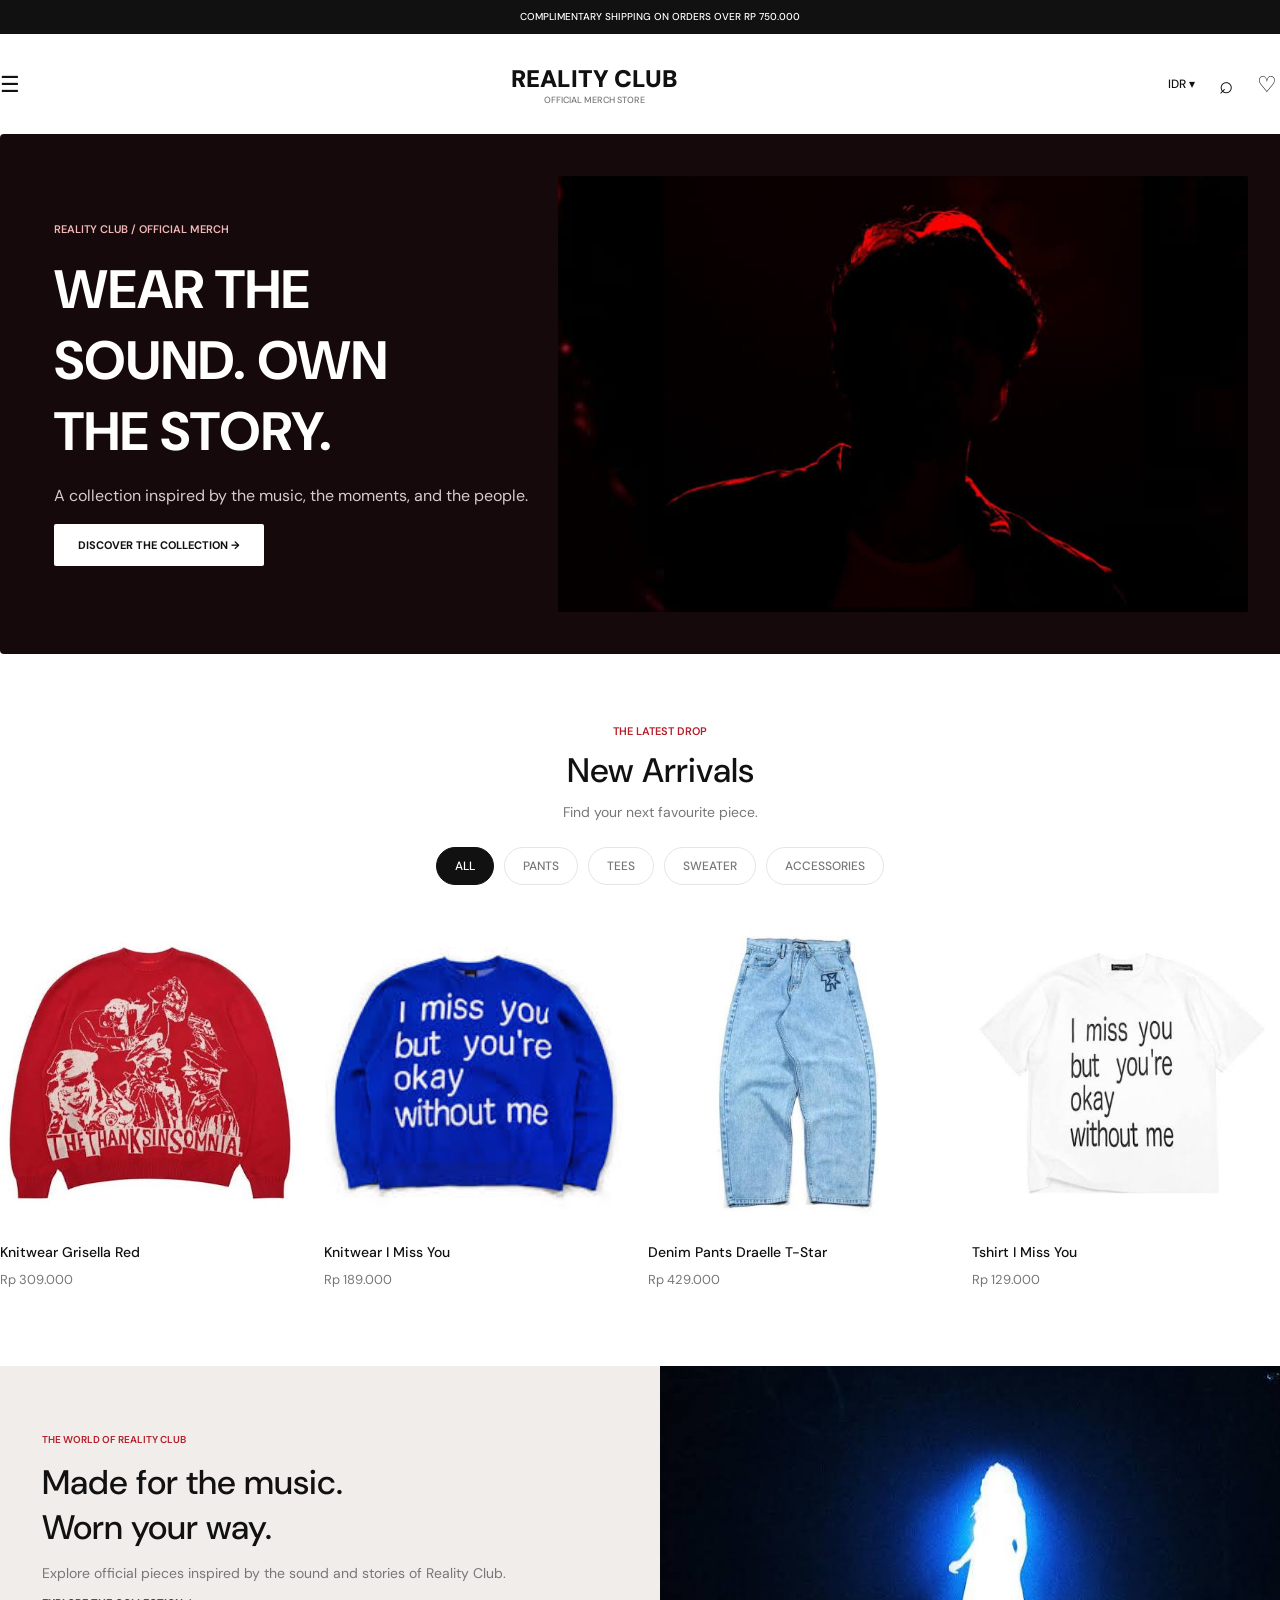
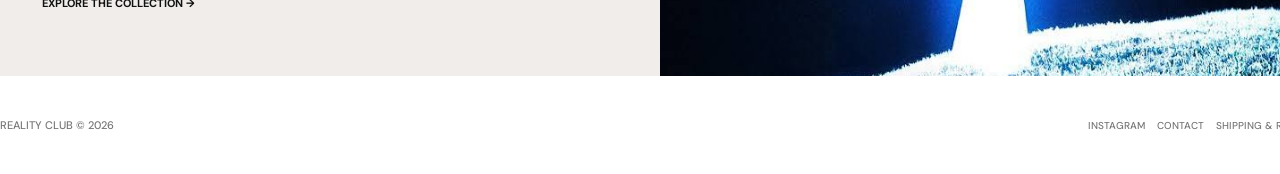
<file: index.html>
<!DOCTYPE html>
<html lang="id">
<head>
  <meta charset="UTF-8">
  <meta name="viewport" content="width=device-width, initial-scale=1">
  <title>Reality Club — Official Merch Store</title>
  <link rel="preconnect" href="https://fonts.googleapis.com">
  <link href="https://fonts.googleapis.com/css2?family=DM+Sans:wght@400;500;600;700;900&display=swap" rel="stylesheet">
  <link rel="stylesheet" href="style.css">
</head>
<body>
  <div class="container">

    <div class="announcement">COMPLIMENTARY SHIPPING ON ORDERS OVER RP 750.000</div>

    <header class="header">
      <div class="header-menu">☰</div>
      <div class="brand">
        <div class="brand-name">REALITY CLUB</div>
        <div class="brand-sub">OFFICIAL MERCH STORE</div>
      </div>
      <div class="header-actions">
        <span class="currency">IDR ▾</span>
        <span class="icon-search">⌕</span>
        <span class="icon-heart">♡</span>
        <span class="icon-user">♙</span>
      </div>
    </header>

    <section class="hero">
      <div class="hero-copy">
        <p class="hero-label">REALITY CLUB / OFFICIAL MERCH</p>
        <h1 class="hero-title">WEAR THE<br>SOUND. OWN<br>THE STORY.</h1>
        <p class="hero-text">A collection inspired by the music, the moments, and the people.</p>
        <a href="#" class="hero-button">DISCOVER THE COLLECTION →</a>
      </div>
      <div class="hero-image">
        <img src="asset/main cover reality club.jpg" alt="Reality Club">
      </div>
    </section>

    <section class="section-heading">
      <p class="section-label">THE LATEST DROP</p>
      <h2 class="section-title">New Arrivals</h2>
      <p class="section-text">Find your next favourite piece.</p>
    </section>

    <div class="filters">
      <a href="#" class="pill pill-active">ALL</a>
      <a href="pants.html" class="pill">PANTS</a>
      <a href="tshirt.html" class="pill">TEES</a>
      <a href="sweater.html" class="pill">SWEATER</a>
      <a href="#" class="pill">ACCESSORIES</a>
    </div>

    <section class="product-grid">
      <a href="productK1.html" class="product-card">
        <img src="asset/knitwear grisella red.jpg" alt="Knitwear Grisella Red">
        <p class="product-name">Knitwear Grisella Red</p>
        <p class="product-price">Rp 309.000</p>
      </a>
      <a href="productK2.html" class="product-card">
        <img src="asset/knitwear i miss you.jpg" alt="Knitwear I Miss You">
        <p class="product-name">Knitwear I Miss You</p>
        <p class="product-price">Rp 189.000</p>
      </a>
      <a href="productP1.html" class="product-card">
        <img src="asset/denim pants draelle t-star.jpg" alt="Denim Pants Draelle T-Star">
        <p class="product-name">Denim Pants Draelle T-Star</p>
        <p class="product-price">Rp 429.000</p>
      </a>
      <a href="productT1.html" class="product-card">
        <img src="asset/tshirt i miss you.jpg" alt="Tshirt I Miss You">
        <p class="product-name">Tshirt I Miss You</p>
        <p class="product-price">Rp 129.000</p>
      </a>
    </section>

    <section class="editorial">
      <div class="editorial-copy">
        <p class="editorial-label">THE WORLD OF REALITY CLUB</p>
        <h2 class="editorial-title">Made for the music.<br>Worn your way.</h2>
        <p class="editorial-text">Explore official pieces inspired by the sound and stories of Reality Club.</p>
        <a href="#" class="editorial-link">EXPLORE THE COLLECTION →</a>
      </div>
      <div class="editorial-image">
        <img src="asset/main cover bawah.jpg" alt="Editorial">
      </div>
    </section>

    <footer class="footer">
      <p class="footer-brand">REALITY CLUB © 2026</p>
      <div class="footer-links">
        <a href="#">INSTAGRAM</a>
        <a href="#">CONTACT</a>
        <a href="#">SHIPPING &amp; RETURNS</a>
      </div>
    </footer>

  </div>
</body>
</html>
</file>
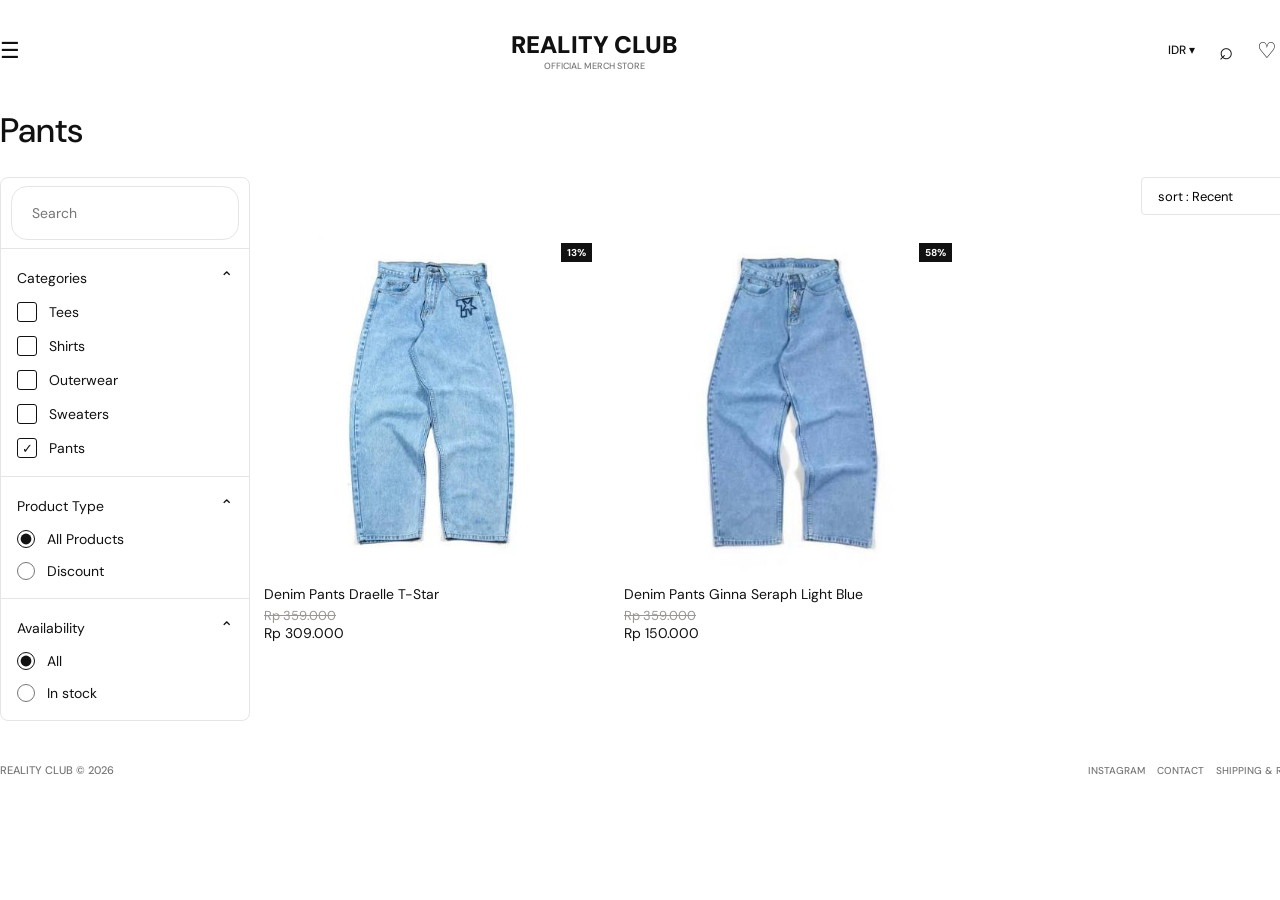
<file: pants.html>
<!DOCTYPE html>
<html lang="id">
<head>
  <meta charset="UTF-8">
  <meta name="viewport" content="width=device-width, initial-scale=1">
  <title>Sweaters — Reality Club</title>
  <link rel="preconnect" href="https://fonts.googleapis.com">
  <link href="https://fonts.googleapis.com/css2?family=DM+Sans:wght@400;500;600;700;900&display=swap" rel="stylesheet">
  <link rel="stylesheet" href="style.css">
</head>
<body>
  <div class="container">

    <header class="header">
      <div class="header-menu">☰</div>
      <a href="index.html" class="brand">
        <div class="brand-name">REALITY CLUB</div>
        <div class="brand-sub">OFFICIAL MERCH STORE</div>
      </a>
      <div class="header-actions">
        <span class="currency">IDR ▾</span>
        <span class="icon-search">⌕</span>
        <span class="icon-heart">♡</span>
        <span class="icon-user">♙</span>
      </div>
    </header>

    <h1 class="page-title">Pants</h1>

    <div class="collection">

      <!-- Sidebar -->
      <aside class="sidebar">
        <input class="sidebar-search" type="search" placeholder="Search">

        <details class="filter-group" open>
          <summary>Categories</summary>
          <ul class="filter-list">
            <li><a href="tees.html" class="check">Tees</a></li>
            <li><a href="shirts.html" class="check">Shirts</a></li>
            <li><a href="outerwear.html" class="check">Outerwear</a></li>
            <li><a href="sweaters.html" class="check">Sweaters</a></li>
            <li><a href="pants.html" class="check check-active">Pants</a></li>
          </ul>
        </details>

        <details class="filter-group" open>
          <summary>Product Type</summary>
          <ul class="filter-list">
            <li><label class="radio"><input type="radio" name="type" checked> All Products</label></li>
            <li><label class="radio"><input type="radio" name="type"> Discount</label></li>
          </ul>
        </details>

        <details class="filter-group" open>
          <summary>Availability</summary>
          <ul class="filter-list">
            <li><label class="radio"><input type="radio" name="stock" checked> All</label></li>
            <li><label class="radio"><input type="radio" name="stock"> In stock</label></li>
          </ul>
        </details>
      </aside>

      <!-- Produk -->
      <div class="collection-main">
        <div class="sort-bar">
          <select class="sort" aria-label="Sort">
            <option>sort : Recent</option>
            <option>sort : Price, low to high</option>
            <option>sort : Price, high to low</option>
          </select>
        </div>

        <section class="collection-grid">

          <a href="productP1.html" class="item">
            <span class="badge">13%</span>
            <img src="asset/denim pants draelle t-star.jpg" alt="Denim Pants Draelle T-Star">
            <p class="item-name">Denim Pants Draelle T-Star</p>
            <p class="item-old">Rp 359.000</p>
            <p class="item-now">Rp 309.000</p>
          </a>

          <a href="productP2.html" class="item">
            <span class="badge">58%</span>
            <img src="asset/denim pants ginna seraph light blue.jpg" alt="Crewneck Eloise Olive Green">
            <p class="item-name">Denim Pants Ginna Seraph Light Blue</p>
            <p class="item-old">Rp 359.000</p>
            <p class="item-now">Rp 150.000</p>
          </a>
        </section>
      </div>

    </div>

    <footer class="footer">
      <p class="footer-brand">REALITY CLUB © 2026</p>
      <div class="footer-links">
        <a href="#">INSTAGRAM</a>
        <a href="#">CONTACT</a>
        <a href="#">SHIPPING &amp; RETURNS</a>
      </div>
    </footer>

  </div>
</body>
</html>
</file>
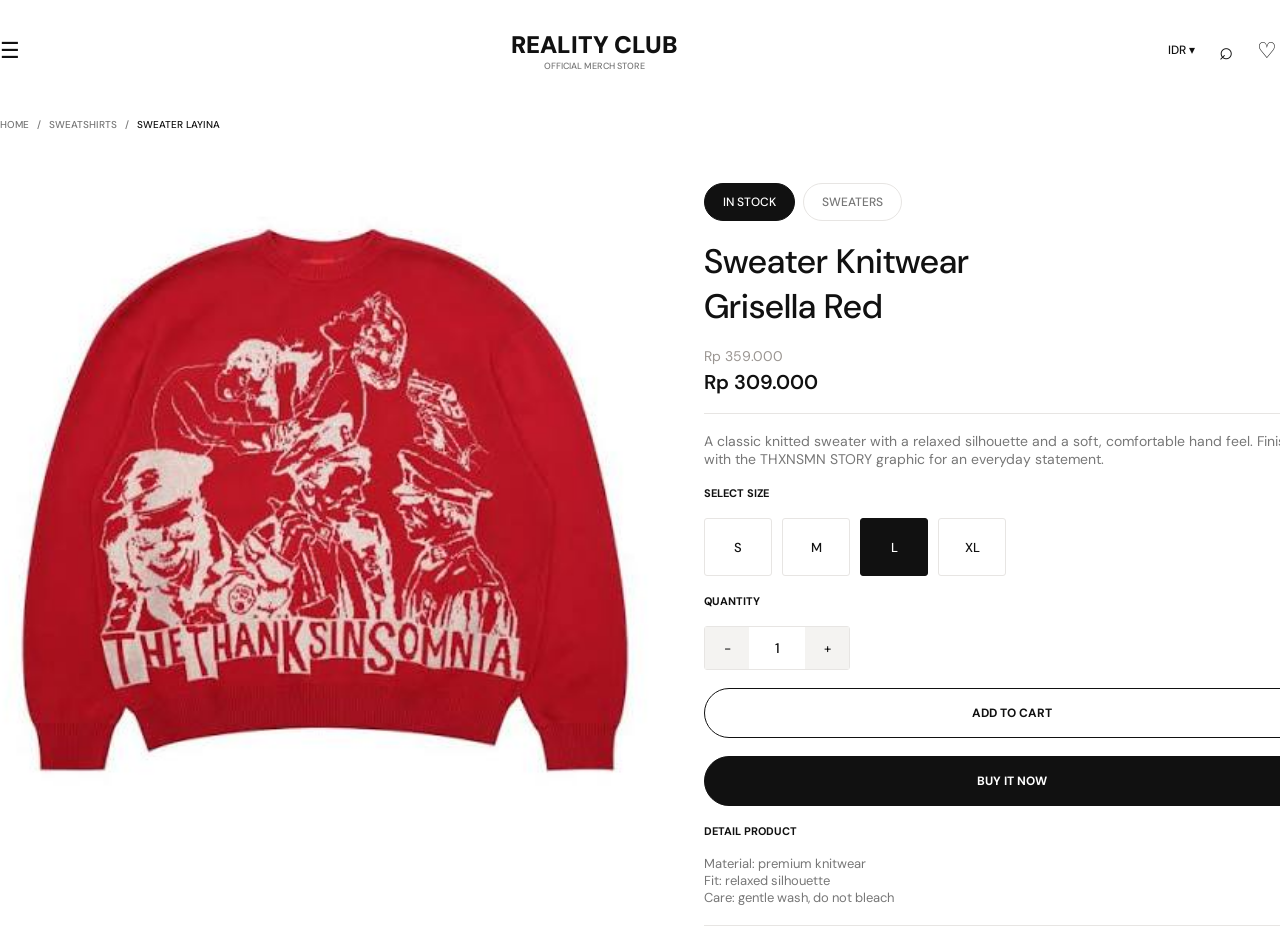
<file: productK1.html>
<!DOCTYPE html>
<html lang="id">
<head>
  <meta charset="UTF-8">
  <meta name="viewport" content="width=device-width, initial-scale=1">
  <title>Sweater Layina Broken White — Reality Club</title>
  <link rel="preconnect" href="https://fonts.googleapis.com">
  <link href="https://fonts.googleapis.com/css2?family=DM+Sans:wght@400;500;600;700;900&display=swap" rel="stylesheet">
  <link rel="stylesheet" href="style.css">
</head>
<body>
  <div class="container">

    <header class="header">
      <div class="header-menu">☰</div>
      <a href="index.html" class="brand">
        <div class="brand-name">REALITY CLUB</div>
        <div class="brand-sub">OFFICIAL MERCH STORE</div>
      </a>
      <div class="header-actions">
        <span class="currency">IDR ▾</span>
        <span class="icon-search">⌕</span>
        <span class="icon-heart">♡</span>
        <span class="icon-user">♙</span>
      </div>
    </header>

    <nav class="breadcrumb">
      <a href="index.html">HOME</a>
      <span>/</span>
      <a href="sweater.html">SWEATSHIRTS</a>
      <span>/</span>
      <span class="current">SWEATER LAYINA</span>
    </nav>

    <section class="detail">
      <div class="gallery">
        <img class="gallery-main" src="asset/knitwear grisella red.jpg" alt="Sweater Layina Broken White">
        <div class="gallery-thumbs">
        </div>
      </div>

      <div class="info">
        <div class="labels">
          <span class="pill pill-active">IN STOCK</span>
          <span class="pill">SWEATERS</span>
        </div>

        <h1 class="product-title">Sweater Knitwear<br>Grisella Red</h1>

        <div class="price">
          <p class="price-old">Rp 359.000</p>
          <p class="price-now">Rp 309.000</p>
        </div>

        <div class="divider"></div>

        <p class="description">A classic knitted sweater with a relaxed silhouette and a soft, comfortable hand feel. Finished with the THXNSMN STORY graphic for an everyday statement.</p>

        <p class="info-label">SELECT SIZE</p>
        <div class="sizes">
          <button class="size">S</button>
          <button class="size">M</button>
          <button class="size size-active">L</button>
          <button class="size">XL</button>
        </div>

        <p class="info-label">QUANTITY</p>
        <div class="quantity">
          <button>−</button>
          <span>1</span>
          <button>+</button>
        </div>

        <button class="button button-outline">ADD TO CART</button>
        <button class="button button-solid">BUY IT NOW</button>

        <p class="info-label">DETAIL PRODUCT</p>
        <p class="detail-list">
          Material: premium knitwear<br>
          Fit: relaxed silhouette<br>
          Care: gentle wash, do not bleach
        </p>

        <div class="divider"></div>
    </section>

  </div>
</body>
</html>
</file>
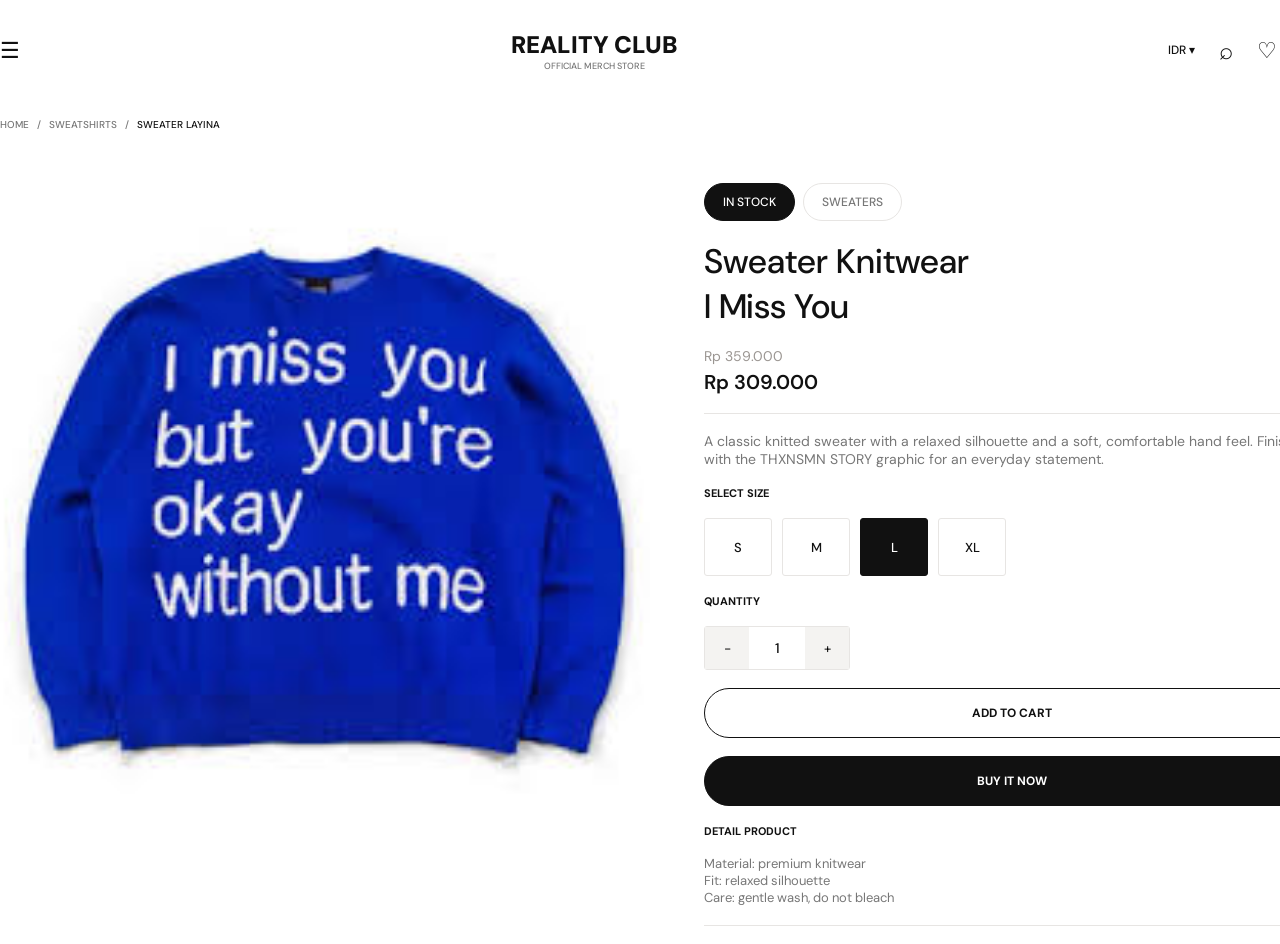
<file: productK2.html>
<!DOCTYPE html>
<html lang="id">
<head>
  <meta charset="UTF-8">
  <meta name="viewport" content="width=device-width, initial-scale=1">
  <title>Sweater Layina Broken White — Reality Club</title>
  <link rel="preconnect" href="https://fonts.googleapis.com">
  <link href="https://fonts.googleapis.com/css2?family=DM+Sans:wght@400;500;600;700;900&display=swap" rel="stylesheet">
  <link rel="stylesheet" href="style.css">
</head>
<body>
  <div class="container">

    <header class="header">
      <div class="header-menu">☰</div>
      <a href="index.html" class="brand">
        <div class="brand-name">REALITY CLUB</div>
        <div class="brand-sub">OFFICIAL MERCH STORE</div>
      </a>
      <div class="header-actions">
        <span class="currency">IDR ▾</span>
        <span class="icon-search">⌕</span>
        <span class="icon-heart">♡</span>
        <span class="icon-user">♙</span>
      </div>
    </header>

    <nav class="breadcrumb">
      <a href="index.html">HOME</a>
      <span>/</span>
      <a href="sweater.html">SWEATSHIRTS</a>
      <span>/</span>
      <span class="current">SWEATER LAYINA</span>
    </nav>

    <section class="detail">
      <div class="gallery">
        <img class="gallery-main" src="asset/knitwear i miss you.jpg" alt="Sweater Layina Broken White">
        <div class="gallery-thumbs">
        </div>
      </div>

      <div class="info">
        <div class="labels">
          <span class="pill pill-active">IN STOCK</span>
          <span class="pill">SWEATERS</span>
        </div>

        <h1 class="product-title">Sweater Knitwear<br>I Miss You</h1>

        <div class="price">
          <p class="price-old">Rp 359.000</p>
          <p class="price-now">Rp 309.000</p>
        </div>

        <div class="divider"></div>

        <p class="description">A classic knitted sweater with a relaxed silhouette and a soft, comfortable hand feel. Finished with the THXNSMN STORY graphic for an everyday statement.</p>

        <p class="info-label">SELECT SIZE</p>
        <div class="sizes">
          <button class="size">S</button>
          <button class="size">M</button>
          <button class="size size-active">L</button>
          <button class="size">XL</button>
        </div>

        <p class="info-label">QUANTITY</p>
        <div class="quantity">
          <button>−</button>
          <span>1</span>
          <button>+</button>
        </div>

        <button class="button button-outline">ADD TO CART</button>
        <button class="button button-solid">BUY IT NOW</button>

        <p class="info-label">DETAIL PRODUCT</p>
        <p class="detail-list">
          Material: premium knitwear<br>
          Fit: relaxed silhouette<br>
          Care: gentle wash, do not bleach
        </p>

        <div class="divider"></div>
    </section>

  </div>
</body>
</html>
</file>
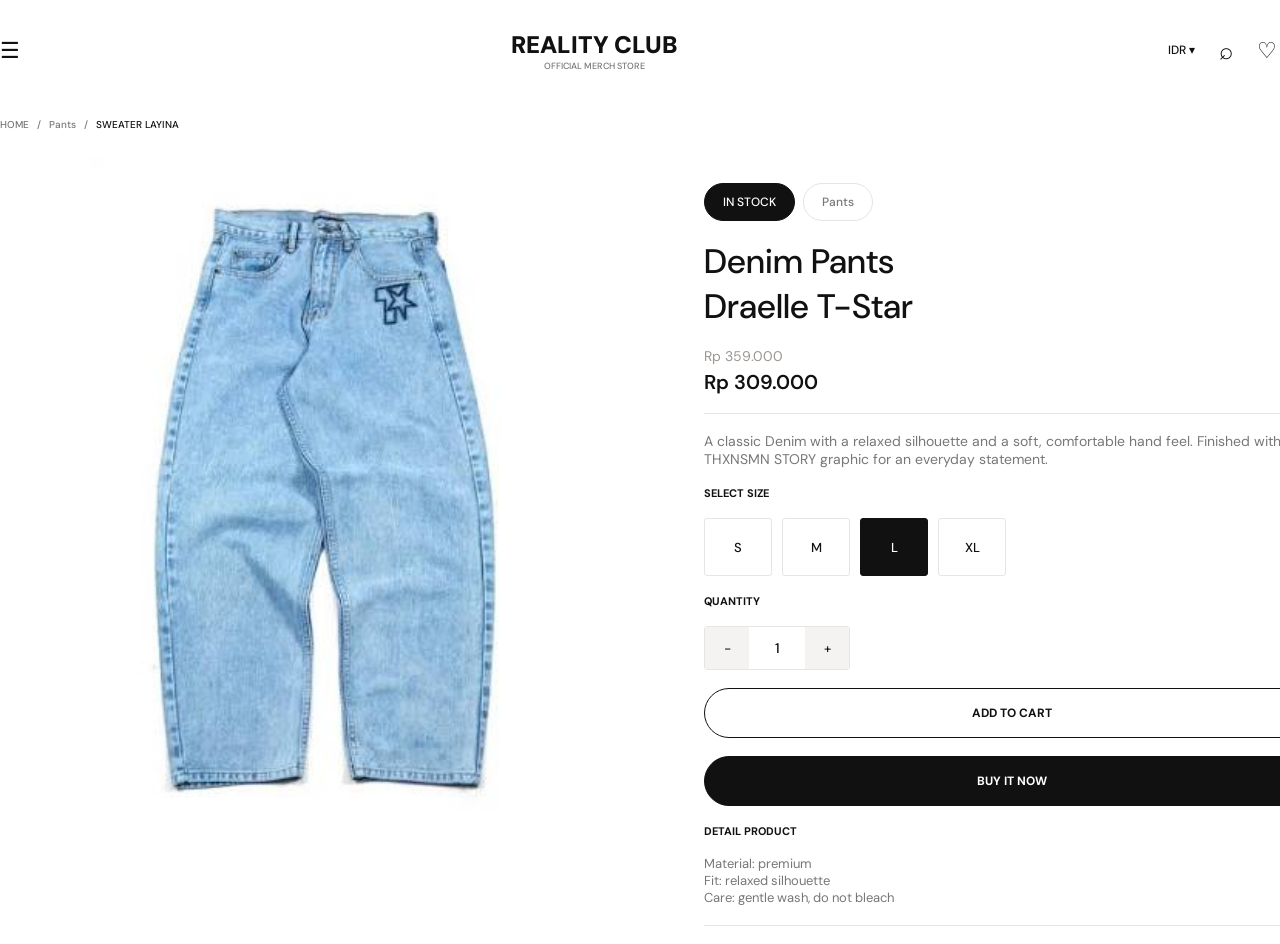
<file: productP1.html>
<!DOCTYPE html>
<html lang="id">
<head>
  <meta charset="UTF-8">
  <meta name="viewport" content="width=device-width, initial-scale=1">
  <title>Sweater Layina Broken White — Reality Club</title>
  <link rel="preconnect" href="https://fonts.googleapis.com">
  <link href="https://fonts.googleapis.com/css2?family=DM+Sans:wght@400;500;600;700;900&display=swap" rel="stylesheet">
  <link rel="stylesheet" href="style.css">
</head>
<body>
  <div class="container">

    <header class="header">
      <div class="header-menu">☰</div>
      <a href="index.html" class="brand">
        <div class="brand-name">REALITY CLUB</div>
        <div class="brand-sub">OFFICIAL MERCH STORE</div>
      </a>
      <div class="header-actions">
        <span class="currency">IDR ▾</span>
        <span class="icon-search">⌕</span>
        <span class="icon-heart">♡</span>
        <span class="icon-user">♙</span>
      </div>
    </header>

    <nav class="breadcrumb">
      <a href="index.html">HOME</a>
      <span>/</span>
      <a href="pants.html">Pants</a>
      <span>/</span>
      <span class="current">SWEATER LAYINA</span>
    </nav>

    <section class="detail">
      <div class="gallery">
        <img class="gallery-main" src="asset/denim pants draelle t-star.jpg" alt="Sweater Layina Broken White">
        <div class="gallery-thumbs">
        </div>
      </div>

      <div class="info">
        <div class="labels">
          <span class="pill pill-active">IN STOCK</span>
          <span class="pill">Pants</span>
        </div>

        <h1 class="product-title">Denim Pants<br>Draelle T-Star</h1>

        <div class="price">
          <p class="price-old">Rp 359.000</p>
          <p class="price-now">Rp 309.000</p>
        </div>

        <div class="divider"></div>

        <p class="description">A classic Denim with a relaxed silhouette and a soft, comfortable hand feel. Finished with the THXNSMN STORY graphic for an everyday statement.</p>

        <p class="info-label">SELECT SIZE</p>
        <div class="sizes">
          <button class="size">S</button>
          <button class="size">M</button>
          <button class="size size-active">L</button>
          <button class="size">XL</button>
        </div>

        <p class="info-label">QUANTITY</p>
        <div class="quantity">
          <button>−</button>
          <span>1</span>
          <button>+</button>
        </div>

        <button class="button button-outline">ADD TO CART</button>
        <button class="button button-solid">BUY IT NOW</button>

        <p class="info-label">DETAIL PRODUCT</p>
        <p class="detail-list">
          Material: premium<br>
          Fit: relaxed silhouette<br>
          Care: gentle wash, do not bleach
        </p>

        <div class="divider"></div>
      </div>
    </section>

  </div>
</body>
</html>
</file>
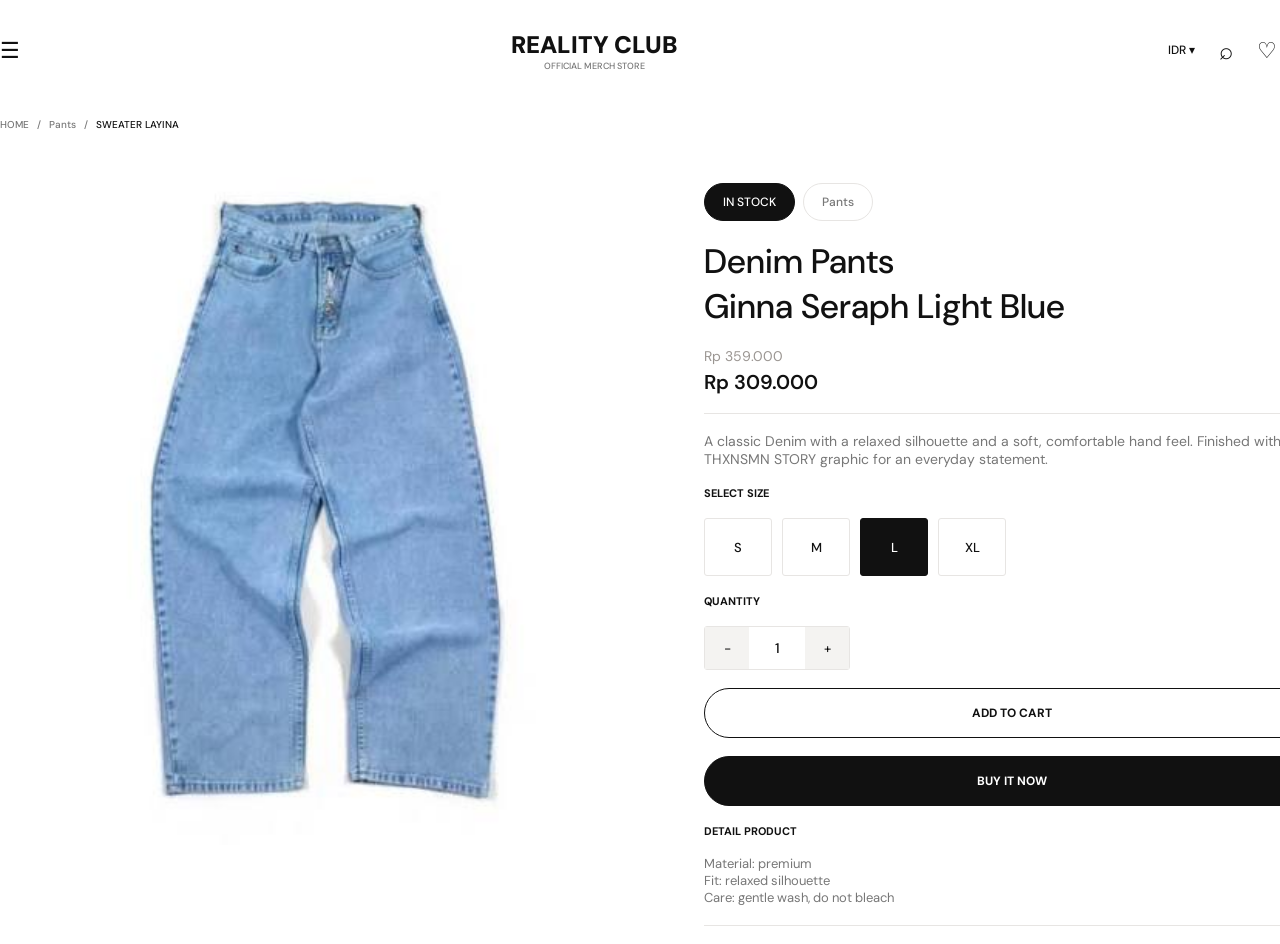
<file: productP2.html>
<!DOCTYPE html>
<html lang="id">
<head>
  <meta charset="UTF-8">
  <meta name="viewport" content="width=device-width, initial-scale=1">
  <title>Sweater Layina Broken White — Reality Club</title>
  <link rel="preconnect" href="https://fonts.googleapis.com">
  <link href="https://fonts.googleapis.com/css2?family=DM+Sans:wght@400;500;600;700;900&display=swap" rel="stylesheet">
  <link rel="stylesheet" href="style.css">
</head>
<body>
  <div class="container">

    <header class="header">
      <div class="header-menu">☰</div>
      <a href="index.html" class="brand">
        <div class="brand-name">REALITY CLUB</div>
        <div class="brand-sub">OFFICIAL MERCH STORE</div>
      </a>
      <div class="header-actions">
        <span class="currency">IDR ▾</span>
        <span class="icon-search">⌕</span>
        <span class="icon-heart">♡</span>
        <span class="icon-user">♙</span>
      </div>
    </header>

    <nav class="breadcrumb">
      <a href="index.html">HOME</a>
      <span>/</span>
      <a href="pants.html">Pants</a>
      <span>/</span>
      <span class="current">SWEATER LAYINA</span>
    </nav>

    <section class="detail">
      <div class="gallery">
        <img class="gallery-main" src="asset/denim pants ginna seraph light blue.jpg" alt="Sweater Layina Broken White">
        <div class="gallery-thumbs">
        </div>
      </div>

      <div class="info">
        <div class="labels">
          <span class="pill pill-active">IN STOCK</span>
          <span class="pill">Pants</span>
        </div>

        <h1 class="product-title">Denim Pants<br>Ginna Seraph Light Blue</h1>

        <div class="price">
          <p class="price-old">Rp 359.000</p>
          <p class="price-now">Rp 309.000</p>
        </div>

        <div class="divider"></div>

        <p class="description">A classic Denim with a relaxed silhouette and a soft, comfortable hand feel. Finished with the THXNSMN STORY graphic for an everyday statement.</p>

        <p class="info-label">SELECT SIZE</p>
        <div class="sizes">
          <button class="size">S</button>
          <button class="size">M</button>
          <button class="size size-active">L</button>
          <button class="size">XL</button>
        </div>

        <p class="info-label">QUANTITY</p>
        <div class="quantity">
          <button>−</button>
          <span>1</span>
          <button>+</button>
        </div>

        <button class="button button-outline">ADD TO CART</button>
        <button class="button button-solid">BUY IT NOW</button>

        <p class="info-label">DETAIL PRODUCT</p>
        <p class="detail-list">
          Material: premium<br>
          Fit: relaxed silhouette<br>
          Care: gentle wash, do not bleach
        </p>

        <div class="divider"></div>
      </div>
    </section>

  </div>
</body>
</html>
</file>
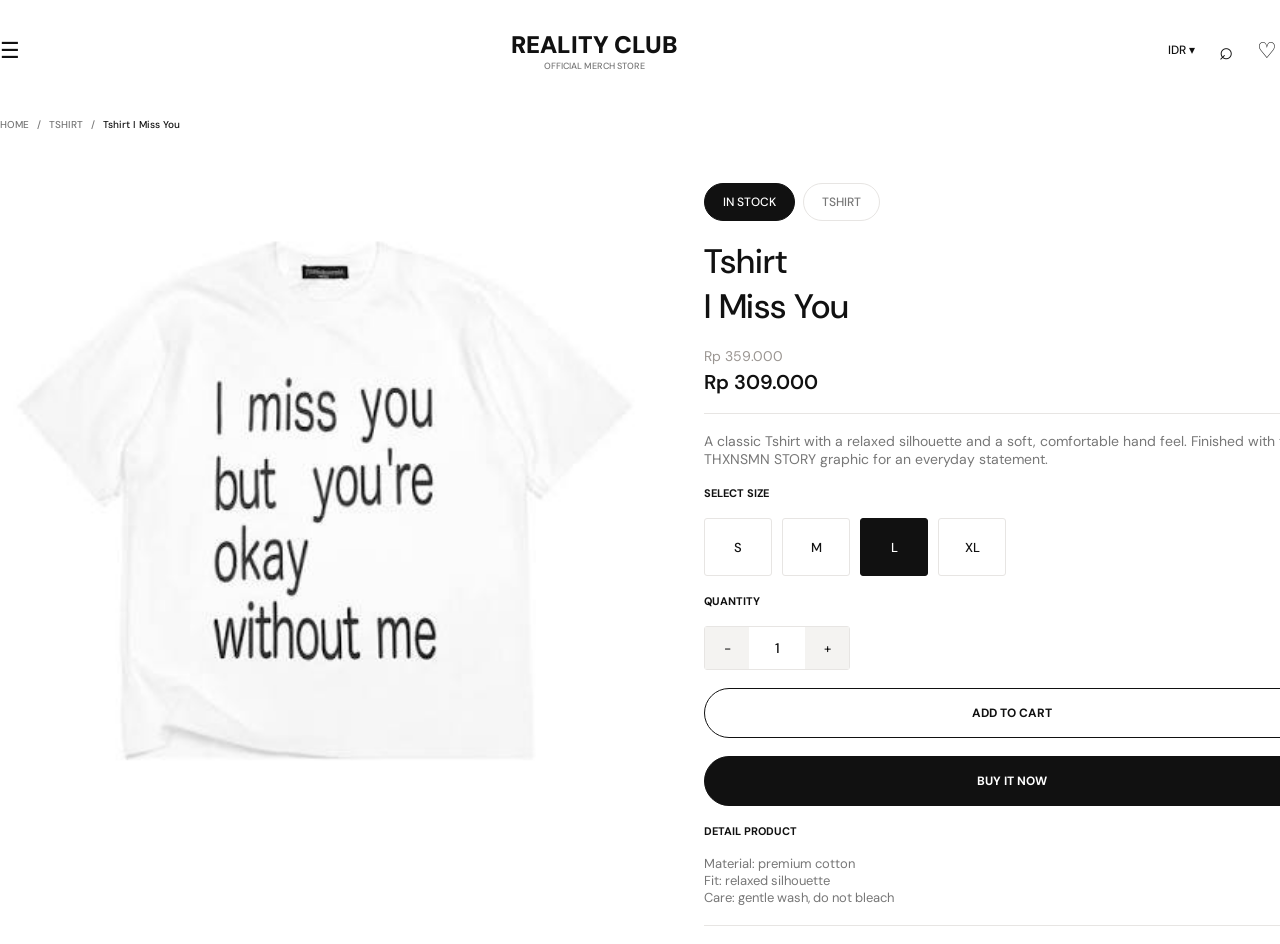
<file: productT1.html>
<!DOCTYPE html>
<html lang="id">
<head>
  <meta charset="UTF-8">
  <meta name="viewport" content="width=device-width, initial-scale=1">
  <title>Sweater Layina Broken White — Reality Club</title>
  <link rel="preconnect" href="https://fonts.googleapis.com">
  <link href="https://fonts.googleapis.com/css2?family=DM+Sans:wght@400;500;600;700;900&display=swap" rel="stylesheet">
  <link rel="stylesheet" href="style.css">
</head>
<body>
  <div class="container">

    <header class="header">
      <div class="header-menu">☰</div>
      <a href="index.html" class="brand">
        <div class="brand-name">REALITY CLUB</div>
        <div class="brand-sub">OFFICIAL MERCH STORE</div>
      </a>
      <div class="header-actions">
        <span class="currency">IDR ▾</span>
        <span class="icon-search">⌕</span>
        <span class="icon-heart">♡</span>
        <span class="icon-user">♙</span>
      </div>
    </header>

    <nav class="breadcrumb">
      <a href="index.html">HOME</a>
      <span>/</span>
      <a href="tshirt.html">TSHIRT</a>
      <span>/</span>
      <span class="current">Tshirt I Miss You</span>
    </nav>

    <section class="detail">
      <div class="gallery">
        <img class="gallery-main" src="asset/tshirt i miss you.jpg" alt="Sweater Layina Broken White">
        <div class="gallery-thumbs">
        </div>
      </div>

      <div class="info">
        <div class="labels">
          <span class="pill pill-active">IN STOCK</span>
          <span class="pill">TSHIRT</span>
        </div>

        <h1 class="product-title">Tshirt<br>I Miss You</h1>

        <div class="price">
          <p class="price-old">Rp 359.000</p>
          <p class="price-now">Rp 309.000</p>
        </div>

        <div class="divider"></div>

        <p class="description">A classic Tshirt with a relaxed silhouette and a soft, comfortable hand feel. Finished with the THXNSMN STORY graphic for an everyday statement.</p>

        <p class="info-label">SELECT SIZE</p>
        <div class="sizes">
          <button class="size">S</button>
          <button class="size">M</button>
          <button class="size size-active">L</button>
          <button class="size">XL</button>
        </div>

        <p class="info-label">QUANTITY</p>
        <div class="quantity">
          <button>−</button>
          <span>1</span>
          <button>+</button>
        </div>

        <button class="button button-outline">ADD TO CART</button>
        <button class="button button-solid">BUY IT NOW</button>

        <p class="info-label">DETAIL PRODUCT</p>
        <p class="detail-list">
          Material: premium cotton<br>
          Fit: relaxed silhouette<br>
          Care: gentle wash, do not bleach
        </p>

        <div class="divider"></div>
    </section>

  </div>
</body>
</html>
</file>
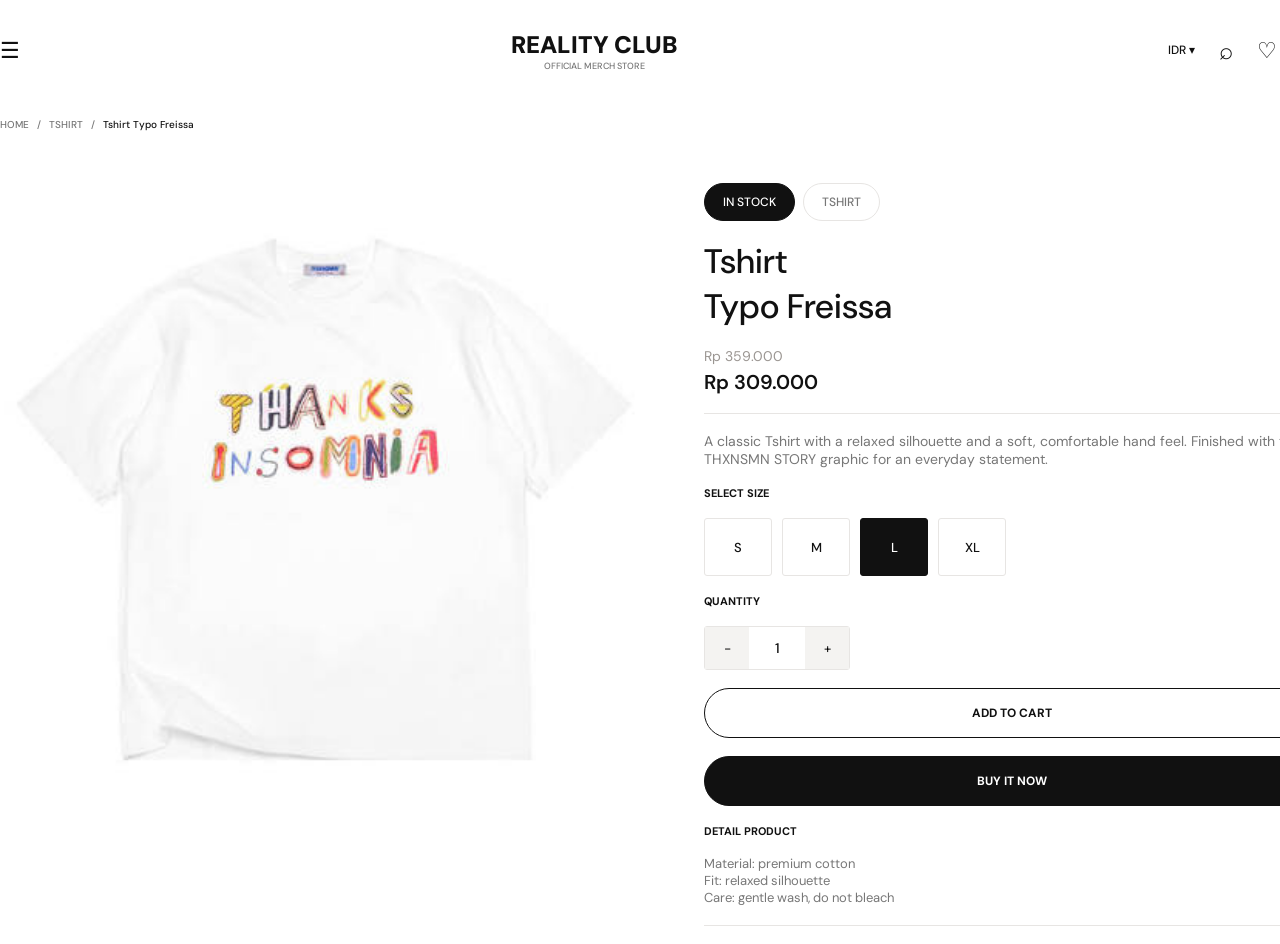
<file: productT2.html>
<!DOCTYPE html>
<html lang="id">
<head>
  <meta charset="UTF-8">
  <meta name="viewport" content="width=device-width, initial-scale=1">
  <title>Sweater Layina Broken White — Reality Club</title>
  <link rel="preconnect" href="https://fonts.googleapis.com">
  <link href="https://fonts.googleapis.com/css2?family=DM+Sans:wght@400;500;600;700;900&display=swap" rel="stylesheet">
  <link rel="stylesheet" href="style.css">
</head>
<body>
  <div class="container">

    <header class="header">
      <div class="header-menu">☰</div>
      <a href="index.html" class="brand">
        <div class="brand-name">REALITY CLUB</div>
        <div class="brand-sub">OFFICIAL MERCH STORE</div>
      </a>
      <div class="header-actions">
        <span class="currency">IDR ▾</span>
        <span class="icon-search">⌕</span>
        <span class="icon-heart">♡</span>
        <span class="icon-user">♙</span>
      </div>
    </header>

    <nav class="breadcrumb">
      <a href="index.html">HOME</a>
      <span>/</span>
      <a href="tshirt.html">TSHIRT</a>
      <span>/</span>
      <span class="current">Tshirt Typo Freissa</span>
    </nav>

    <section class="detail">
      <div class="gallery">
        <img class="gallery-main" src="asset/tshirt typo freissa.jpg" alt="Sweater Layina Broken White">
        <div class="gallery-thumbs">
        </div>
      </div>

      <div class="info">
        <div class="labels">
          <span class="pill pill-active">IN STOCK</span>
          <span class="pill">TSHIRT</span>
        </div>

        <h1 class="product-title">Tshirt<br>Typo Freissa</h1>

        <div class="price">
          <p class="price-old">Rp 359.000</p>
          <p class="price-now">Rp 309.000</p>
        </div>

        <div class="divider"></div>

        <p class="description">A classic Tshirt with a relaxed silhouette and a soft, comfortable hand feel. Finished with the THXNSMN STORY graphic for an everyday statement.</p>

        <p class="info-label">SELECT SIZE</p>
        <div class="sizes">
          <button class="size">S</button>
          <button class="size">M</button>
          <button class="size size-active">L</button>
          <button class="size">XL</button>
        </div>

        <p class="info-label">QUANTITY</p>
        <div class="quantity">
          <button>−</button>
          <span>1</span>
          <button>+</button>
        </div>

        <button class="button button-outline">ADD TO CART</button>
        <button class="button button-solid">BUY IT NOW</button>

        <p class="info-label">DETAIL PRODUCT</p>
        <p class="detail-list">
          Material: premium cotton<br>
          Fit: relaxed silhouette<br>
          Care: gentle wash, do not bleach
        </p>

        <div class="divider"></div>
    </section>

  </div>
</body>
</html>
</file>
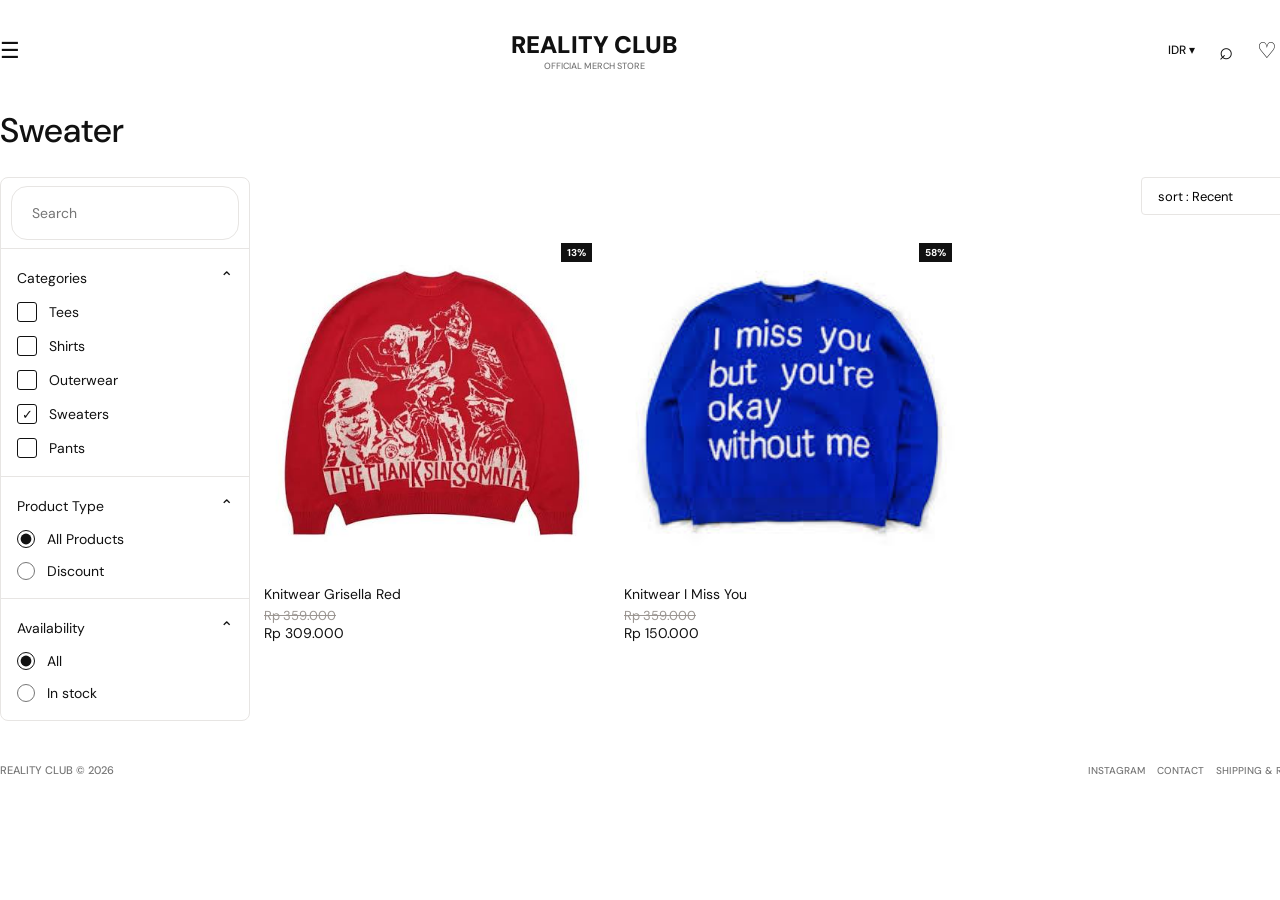
<file: sweater.html>
<!DOCTYPE html>
<html lang="id">
<head>
  <meta charset="UTF-8">
  <meta name="viewport" content="width=device-width, initial-scale=1">
  <title>Sweaters — Reality Club</title>
  <link rel="preconnect" href="https://fonts.googleapis.com">
  <link href="https://fonts.googleapis.com/css2?family=DM+Sans:wght@400;500;600;700;900&display=swap" rel="stylesheet">
  <link rel="stylesheet" href="style.css">
</head>
<body>
  <div class="container">

    <header class="header">
      <div class="header-menu">☰</div>
      <a href="index.html" class="brand">
        <div class="brand-name">REALITY CLUB</div>
        <div class="brand-sub">OFFICIAL MERCH STORE</div>
      </a>
      <div class="header-actions">
        <span class="currency">IDR ▾</span>
        <span class="icon-search">⌕</span>
        <span class="icon-heart">♡</span>
        <span class="icon-user">♙</span>
      </div>
    </header>

    <h1 class="page-title">Sweater</h1>

    <div class="collection">

      <!-- Sidebar -->
      <aside class="sidebar">
        <input class="sidebar-search" type="search" placeholder="Search">

        <details class="filter-group" open>
          <summary>Categories</summary>
          <ul class="filter-list">
            <li><a href="tees.html" class="check">Tees</a></li>
            <li><a href="shirts.html" class="check">Shirts</a></li>
            <li><a href="outerwear.html" class="check">Outerwear</a></li>
            <li><a href="sweaters.html" class="check check-active">Sweaters</a></li>
            <li><a href="pants.html" class="check">Pants</a></li>
          </ul>
        </details>

        <details class="filter-group" open>
          <summary>Product Type</summary>
          <ul class="filter-list">
            <li><label class="radio"><input type="radio" name="type" checked> All Products</label></li>
            <li><label class="radio"><input type="radio" name="type"> Discount</label></li>
          </ul>
        </details>

        <details class="filter-group" open>
          <summary>Availability</summary>
          <ul class="filter-list">
            <li><label class="radio"><input type="radio" name="stock" checked> All</label></li>
            <li><label class="radio"><input type="radio" name="stock"> In stock</label></li>
          </ul>
        </details>
      </aside>

      <!-- Produk -->
      <div class="collection-main">
        <div class="sort-bar">
          <select class="sort" aria-label="Sort">
            <option>sort : Recent</option>
            <option>sort : Price, low to high</option>
            <option>sort : Price, high to low</option>
          </select>
        </div>

        <section class="collection-grid">

          <a href="productK1.html" class="item">
            <span class="badge">13%</span>
            <img src="asset/knitwear grisella red.jpg" alt="Denim Pants Draelle T-Star">
            <p class="item-name">Knitwear Grisella Red</p>
            <p class="item-old">Rp 359.000</p>
            <p class="item-now">Rp 309.000</p>
          </a>

          <a href="productK2.html" class="item">
            <span class="badge">58%</span>
            <img src="asset/knitwear i miss you.jpg" alt="Crewneck Eloise Olive Green">
            <p class="item-name">Knitwear I Miss You</p>
            <p class="item-old">Rp 359.000</p>
            <p class="item-now">Rp 150.000</p>
          </a>
        </section>
      </div>

    </div>

    <footer class="footer">
      <p class="footer-brand">REALITY CLUB © 2026</p>
      <div class="footer-links">
        <a href="#">INSTAGRAM</a>
        <a href="#">CONTACT</a>
        <a href="#">SHIPPING &amp; RETURNS</a>
      </div>
    </footer>

  </div>
</body>
</html>
</file>
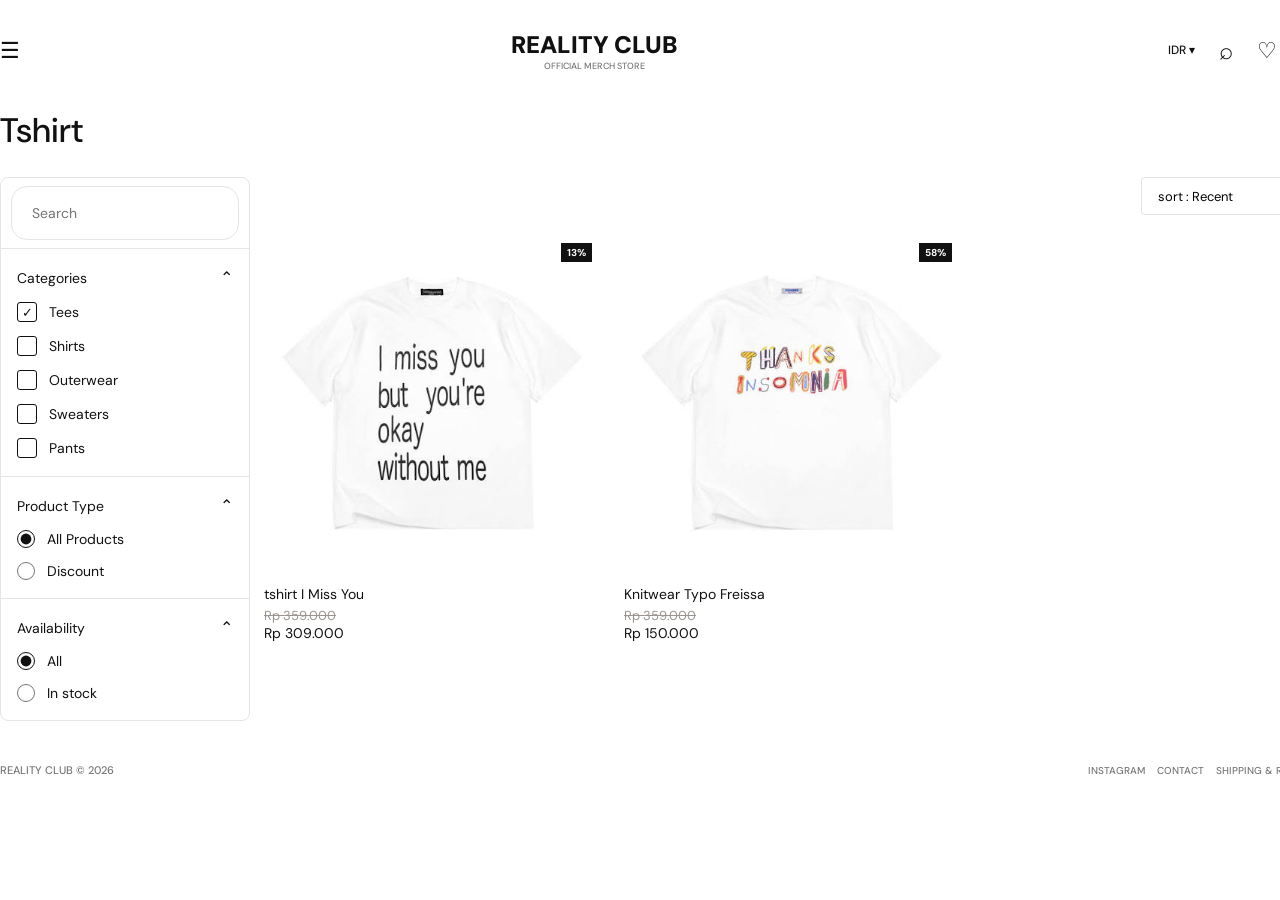
<file: tshirt.html>
<!DOCTYPE html>
<html lang="id">
<head>
  <meta charset="UTF-8">
  <meta name="viewport" content="width=device-width, initial-scale=1">
  <title>Sweaters — Reality Club</title>
  <link rel="preconnect" href="https://fonts.googleapis.com">
  <link href="https://fonts.googleapis.com/css2?family=DM+Sans:wght@400;500;600;700;900&display=swap" rel="stylesheet">
  <link rel="stylesheet" href="style.css">
</head>
<body>
  <div class="container">

    <header class="header">
      <div class="header-menu">☰</div>
      <a href="index.html" class="brand">
        <div class="brand-name">REALITY CLUB</div>
        <div class="brand-sub">OFFICIAL MERCH STORE</div>
      </a>
      <div class="header-actions">
        <span class="currency">IDR ▾</span>
        <span class="icon-search">⌕</span>
        <span class="icon-heart">♡</span>
        <span class="icon-user">♙</span>
      </div>
    </header>

    <h1 class="page-title">Tshirt</h1>

    <div class="collection">

      <!-- Sidebar -->
      <aside class="sidebar">
        <input class="sidebar-search" type="search" placeholder="Search">

        <details class="filter-group" open>
          <summary>Categories</summary>
          <ul class="filter-list">
            <li><a href="tees.html" class="check check-active">Tees</a></li>
            <li><a href="shirts.html" class="check">Shirts</a></li>
            <li><a href="outerwear.html" class="check">Outerwear</a></li>
            <li><a href="sweaters.html" class="check">Sweaters</a></li>
            <li><a href="pants.html" class="check">Pants</a></li>
          </ul>
        </details>

        <details class="filter-group" open>
          <summary>Product Type</summary>
          <ul class="filter-list">
            <li><label class="radio"><input type="radio" name="type" checked> All Products</label></li>
            <li><label class="radio"><input type="radio" name="type"> Discount</label></li>
          </ul>
        </details>

        <details class="filter-group" open>
          <summary>Availability</summary>
          <ul class="filter-list">
            <li><label class="radio"><input type="radio" name="stock" checked> All</label></li>
            <li><label class="radio"><input type="radio" name="stock"> In stock</label></li>
          </ul>
        </details>
      </aside>

      <!-- Produk -->
      <div class="collection-main">
        <div class="sort-bar">
          <select class="sort" aria-label="Sort">
            <option>sort : Recent</option>
            <option>sort : Price, low to high</option>
            <option>sort : Price, high to low</option>
          </select>
        </div>

        <section class="collection-grid">

          <a href="productT1.html" class="item">
            <span class="badge">13%</span>
            <img src="asset/tshirt i miss you.jpg" alt="Denim Pants Draelle T-Star">
            <p class="item-name">tshirt I Miss You</p>
            <p class="item-old">Rp 359.000</p>
            <p class="item-now">Rp 309.000</p>
          </a>

          <a href="productT2.html" class="item">
            <span class="badge">58%</span>
            <img src="asset/tshirt typo freissa.jpg" alt="Crewneck Eloise Olive Green">
            <p class="item-name">Knitwear Typo Freissa</p>
            <p class="item-old">Rp 359.000</p>
            <p class="item-now">Rp 150.000</p>
          </a>
        </section>
      </div>

    </div>

    <footer class="footer">
      <p class="footer-brand">REALITY CLUB © 2026</p>
      <div class="footer-links">
        <a href="#">INSTAGRAM</a>
        <a href="#">CONTACT</a>
        <a href="#">SHIPPING &amp; RETURNS</a>
      </div>
    </footer>

  </div>
</body>
</html>
</file>
<file: style.css>
/* ===== Reset & dasar ===== */
* { margin: 0; padding: 0; box-sizing: border-box; }
body { font-family: "DM Sans", Arial, sans-serif; color: #111; background: #fff; }
a { color: inherit; text-decoration: none; }
img { display: block; }
button { font-family: inherit; cursor: pointer; }
.container { width: 1320px; margin: 0 auto; }

/* ===== Announcement bar ===== */
.announcement { background: #111; color: #fff; font-size: 10px; font-weight: 500; text-align: center; height: 34px; line-height: 34px; }

/* ===== Header ===== */
.header { display: flex; justify-content: space-between; align-items: center; height: 100px; padding: 24px 0; }
.header-menu { font-size: 22px; }
.brand { text-align: center; }
.brand-name { font-size: 24px; font-weight: 900; }
.brand-sub { font-size: 9px; font-weight: 500; color: #777; }
.header-actions { display: flex; align-items: center; gap: 24px; }
.currency { font-size: 12px; font-weight: 500; }
.header-actions .icon-search { font-size: 24px; }
.header-actions .icon-heart { font-size: 22px; }
.header-actions .icon-user { font-size: 21px; }

/* ===== Hero ===== */
.hero { display: flex; gap: 24px; height: 520px; padding: 42px 54px; background: #16090b; border-radius: 4px; }
.hero-copy { width: 480px; display: flex; flex-direction: column; justify-content: center; align-items: flex-start; gap: 18px; }
.hero-label { font-size: 11px; font-weight: 600; color: #f2b8b8; }
.hero-title { font-size: 54px; font-weight: 700; color: #fff; }
.hero-text { font-size: 16px; color: #d6cbcd; }
.hero-button { background: #fff; color: #111; font-size: 11px; font-weight: 700; padding: 14px 24px; border-radius: 2px; }
.hero-image { width: 690px; height: 436px; background: #260d12; border-radius: 2px; overflow: hidden; }
.hero-image img { width: 100%; height: 100%; object-fit: cover; }

/* ===== New arrivals ===== */
.section-heading { text-align: center; padding: 70px 0 26px; }
.section-label { font-size: 11px; font-weight: 600; color: #b51f2a; margin-bottom: 10px; }
.section-title { font-size: 34px; font-weight: 500; margin-bottom: 10px; }
.section-text { font-size: 14px; color: #777; }

.filters { display: flex; justify-content: center; gap: 10px; padding-bottom: 28px; }
.pill { font-size: 12px; font-weight: 500; color: #777; background: #fff; border: 1px solid #e7e5e3; border-radius: 24px; padding: 10px 18px; }
.pill-active { background: #111; color: #fff; border-color: #111; }

/* ===== Product grid ===== */
.product-grid { display: flex; gap: 24px; }
.product-card { width: 300px; }
.product-card img { width: 300px; height: 320px; object-fit: cover; background: #f4f3f1; border-radius: 4px; margin-bottom: 10px; }
.product-name { font-size: 14px; font-weight: 500; margin-bottom: 10px; }
.product-price { font-size: 13px; color: #777; }

/* ===== Editorial ===== */
.editorial { display: flex; margin-top: 78px; height: 310px; }
.editorial-copy { width: 660px; background: #f0edea; padding: 42px; display: flex; flex-direction: column; justify-content: center; gap: 14px; }
.editorial-label { font-size: 10px; font-weight: 600; color: #b51f2a; }
.editorial-title { font-size: 34px; font-weight: 500; }
.editorial-text { font-size: 14px; color: #777; }
.editorial-link { font-size: 11px; font-weight: 700; }
.editorial-image { width: 660px; height: 310px; background: #241013; }
.editorial-image img { width: 100%; height: 100%; object-fit: cover; }

/* ===== Footer ===== */
.footer { display: flex; justify-content: space-between; align-items: center; padding: 42px 0; font-weight: 500; color: #777; }
.footer-brand { font-size: 11px; }
.footer-links { font-size: 10px; display: flex; gap: 12px; }

/* ===== Product detail ===== */
.breadcrumb { display: flex; gap: 8px; font-size: 10px; font-weight: 500; color: #777; padding: 18px 0 24px; }
.breadcrumb .current { color: #111; }

.detail { display: flex; gap: 54px; }
.gallery { width: 650px; }
.gallery-main { width: 650px; height: 690px; object-fit: cover; background: #f5f4f2; border-radius: 3px; margin-bottom: 12px; }
.gallery-thumbs { display: flex; gap: 12px; }
.gallery-thumbs img { width: 150px; height: 110px; object-fit: cover; background: #f5f4f2; border-radius: 2px; }

.info { width: 616px; padding-top: 28px; }
.labels { display: flex; gap: 8px; margin-bottom: 18px; }
.product-title { font-size: 34px; font-weight: 500; margin-bottom: 18px; }
.price { margin-bottom: 18px; }
.price-old { font-size: 14px; color: #9b9692; margin-bottom: 4px; }
.price-now { font-size: 20px; font-weight: 600; }
.divider { height: 1px; background: #e7e5e3; margin-bottom: 18px; }
.description { font-size: 14px; color: #777; margin-bottom: 18px; }
.info-label { font-size: 11px; font-weight: 700; margin-bottom: 18px; }

.sizes { display: flex; gap: 10px; margin-bottom: 18px; }
.size { width: 68px; height: 58px; font-size: 13px; font-weight: 500; color: #111; background: #fff; border: 1px solid #e7e5e3; border-radius: 3px; }
.size-active { background: #111; color: #fff; border-color: #111; }

.quantity { display: inline-flex; border: 1px solid #e7e5e3; border-radius: 3px; margin-bottom: 18px; }
.quantity button { width: 44px; height: 42px; background: #f4f3f1; border: none; }
.quantity span { width: 56px; height: 42px; line-height: 42px; text-align: center; font-size: 14px; font-weight: 500; }

.button { display: block; width: 616px; height: 50px; font-size: 12px; font-weight: 700; border-radius: 28px; margin-bottom: 18px; }
.button-outline { background: #fff; color: #111; border: 1px solid #111; }
.button-solid { background: #111; color: #fff; border: 1px solid #111; }

.detail-list { font-size: 13px; color: #777; margin-bottom: 18px; line-height: 1.3; }
.accordion { font-size: 12px; font-weight: 500; margin-bottom: 18px; }
/* ===== Collection page (tempel di akhir style.css) ===== */
.page-title { font-size: 34px; font-weight: 500; padding: 8px 0 24px; }

.collection { display: flex; gap: 14px; align-items: flex-start; }

/* Sidebar */
.sidebar { width: 250px; flex-shrink: 0; border: 1px solid #e7e5e3; border-radius: 8px; }
.sidebar-search { display: block; width: calc(100% - 20px); height: 54px; margin: 8px 10px; padding: 0 20px; font: inherit; font-size: 14px; border: 1px solid #e7e5e3; border-radius: 16px; }
.filter-group { border-top: 1px solid #e7e5e3; padding: 18px 16px; }
.filter-group summary { display: flex; justify-content: space-between; align-items: center; font-size: 14px; cursor: pointer; list-style: none; }
.filter-group summary::-webkit-details-marker { display: none; }
.filter-group summary::after { content: "⌃"; font-size: 16px; }
.filter-group:not([open]) summary::after { transform: rotate(180deg); }
.filter-list { list-style: none; margin-top: 14px; }
.filter-list li { margin-bottom: 14px; font-size: 14px; }
.filter-list li:last-child { margin-bottom: 0; }

.check { display: flex; align-items: center; gap: 12px; }
.check::before { content: ""; width: 18px; height: 18px; border: 1.5px solid #111; border-radius: 3px; }
.check-active::before { content: "✓"; display: flex; align-items: center; justify-content: center; font-size: 13px; }

.radio { display: flex; align-items: center; gap: 12px; cursor: pointer; }
.radio input { width: 18px; height: 18px; accent-color: #111; }

/* Produk */
.collection-main { flex: 1; }
.sort-bar { display: flex; justify-content: flex-end; margin-bottom: 20px; }
.sort { height: 38px; padding: 0 12px; font: inherit; font-size: 13px; border: 1px solid #e7e5e3; border-radius: 4px; background: #fff; }

.collection-grid { display: grid; grid-template-columns: repeat(3, 1fr); gap: 40px 24px; }
.item { position: relative; display: block; }
.item img { width: 100%; aspect-ratio: 1 / 1; object-fit: cover; background: #f4f3f1; margin-bottom: 14px; }
.badge { position: absolute; top: 8px; right: 8px; background: #111; color: #fff; font-size: 10px; font-weight: 700; padding: 3px 6px; }
.item-name { font-size: 14px; margin-bottom: 4px; }
.item-old { font-size: 13px; color: #9b9692; text-decoration: line-through; }
.item-now { font-size: 14px; }
</file>
